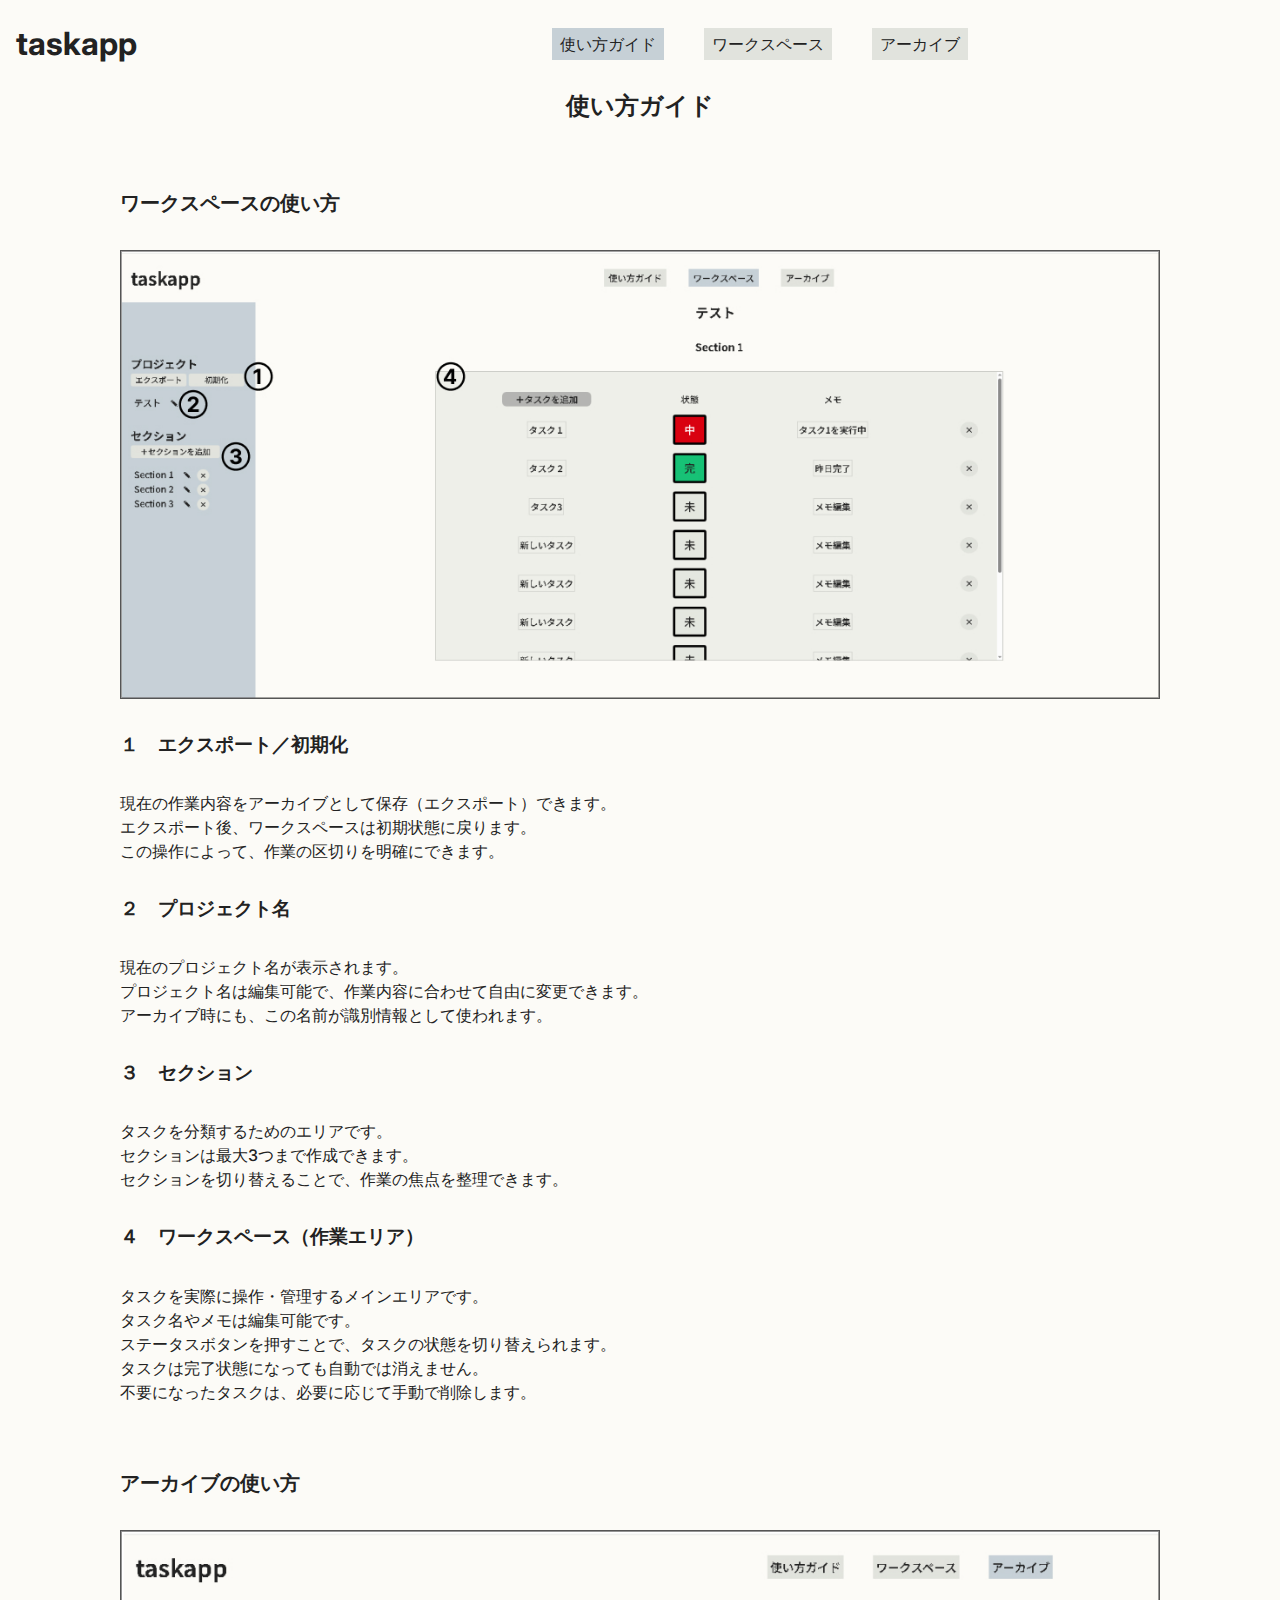
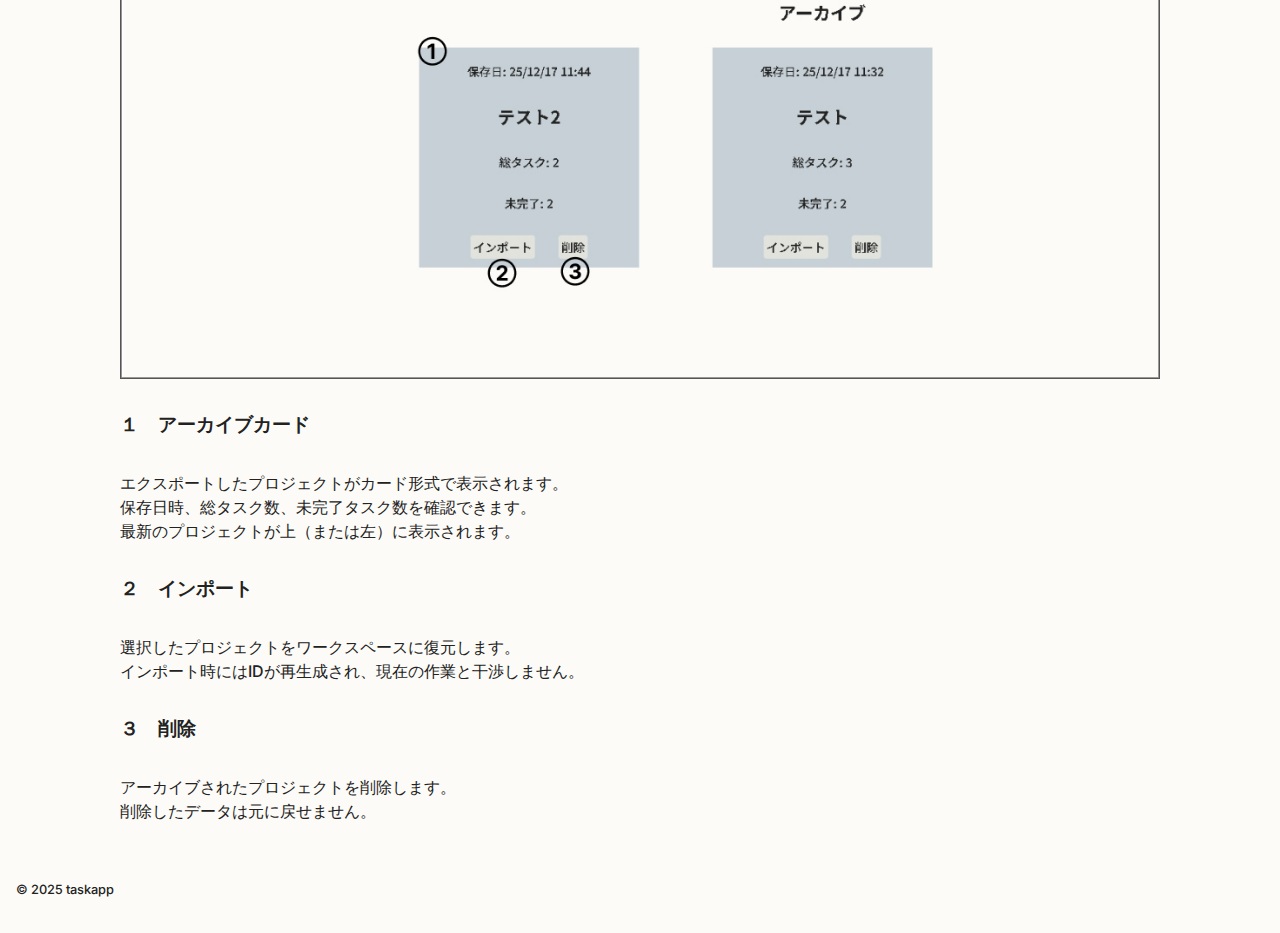
<file: index.html>
<!DOCTYPE html>
<html lang="ja" dir="ltr">
<head>
    <meta charset="UTF-8">
    <meta name="description" content="">
    <meta name="viewport" content="width=device-width, initial-scale=1.0">
    <!--googlefonts-->
    <link rel="preconnect" href="https://fonts.googleapis.com">
    <link rel="preconnect" href="https://fonts.gstatic.com" crossorigin>
    <link href="https://fonts.googleapis.com/css2?family=Inter:wght@400;500;600&family=Zen+Kaku+Gothic+New:wght@400;500&display=swap" rel="stylesheet">
    <link rel="stylesheet" href="assets/css/reset.css">
    <link rel="stylesheet" href="assets/css/common.css">
    <link rel="stylesheet" href="assets/css/guid.css">
    
    <title>使い方ガイド - taskapp</title>
</head>
<body id="guid" data-design="body">
 <!--header-->
   <header data-frame="header" data-flex="header"  data-margin="header-margin-block">
    <div class="header-logo-wrapper" data-flexChild="left" data-padding="header-l">
        <h1 class="header-logo">taskapp</h1>
    </div>
            <nav class="global-nav" data-flexChild="right">
                <ul class="global-ul" data-flex="header-ul" data-gap="gl-nav-gap">
                    <li class="is-current" data-frame="li-btn"><a href="index.html">使い方ガイド</a></li>
                    <li data-frame="li-btn"><a href="workspace/index.html">ワークスペース</a></li>
                    <li data-frame="li-btn"><a href="archive/index.html">アーカイブ</a></li>
                    
                </ul>
            </nav>
        </header>
        <div class="body-guid-wrapper">
            <main class="guid-main" data-flex="main" data-frame="main" data-padding="main-inline" data-gap="main">
                <h2>使い方ガイド</h2>
                <section class="section-ws-guid" data-flex="section-guid" data-gap="section-guid">
                    <h2 data-design="section-guid-h2">ワークスペースの使い方</h2>
                    <p class="section-img" data-frame="section-img"><img src="assets/images/section-ws-guid-img.jpg" alt="ワークスペースページの画像" width="1193" height="514"></p>
                    <div class="section-text-area" data-frame="section-ws-textarea" data-flex="section-textarea-guid" data-gap="section-textarea-guid">
                        <h3>１　エクスポート／初期化</h3>
                        <p>現在の作業内容をアーカイブとして保存（エクスポート）できます。<br>エクスポート後、ワークスペースは初期状態に戻ります。<br>この操作によって、作業の区切りを明確にできます。<br></p>
                        <h3>２　プロジェクト名</h3>
                        <p>現在のプロジェクト名が表示されます。<br>プロジェクト名は編集可能で、作業内容に合わせて自由に変更できます。<br>アーカイブ時にも、この名前が識別情報として使われます。</p>
                        <h3>３　セクション</h3>
                        <p>タスクを分類するためのエリアです。<br>セクションは最大3つまで作成できます。<br>セクションを切り替えることで、作業の焦点を整理できます。</p>
                        <h3>４　ワークスペース（作業エリア）</h3>
                        <p>タスクを実際に操作・管理するメインエリアです。<br>タスク名やメモは編集可能です。
                            <br>ステータスボタンを押すことで、タスクの状態を切り替えられます。<br>タスクは完了状態になっても自動では消えません。<br>不要になったタスクは、必要に応じて手動で削除します。</p>

                        
                    </div>
                </section>
                <section class="section-achive-guid" data-flex="section-guid" data-gap="section-guid" data-margin="section-last-margin-btm">
                    <h2 data-design="section-guid-h2">アーカイブの使い方</h2>
                    <p class="section-img" data-frame="section-img"><img src="assets/images/section-achive-guid-img.jpg" alt="アーカイブページの画像" width="1193" height="514"></p>
                    <div class="section-text-area" data-frame="section-achive-textarea" data-flex="section-textarea-guid" data-gap="section-textarea-guid">
                        <h3>１　アーカイブカード</h3>
                        <p>エクスポートしたプロジェクトがカード形式で表示されます。<br>保存日時、総タスク数、未完了タスク数を確認できます。<br>最新のプロジェクトが上（または左）に表示されます。</p>
                        <h3>２　インポート</h3>
                        <p>選択したプロジェクトをワークスペースに復元します。<br>インポート時にはIDが再生成され、現在の作業と干渉しません。</p>
                        <h3>３　削除</h3>
                        <p>アーカイブされたプロジェクトを削除します。<br>削除したデータは元に戻せません。</p>
                    </div>
                </section>
            </main>
        </div>
        
<!--footer-->
<div class="bottom-wrapper" data-frame="bottom-wrapper" data-flex="bottom-wrapper">
    <footer data-frame="footer" data-flexChild="left" data-padding="footer-l">
        <p class="copyright"><small>&copy; 2025 taskapp</small></p>
    </footer>
    
</div>
    
   
   
</body>
</html>
</file>
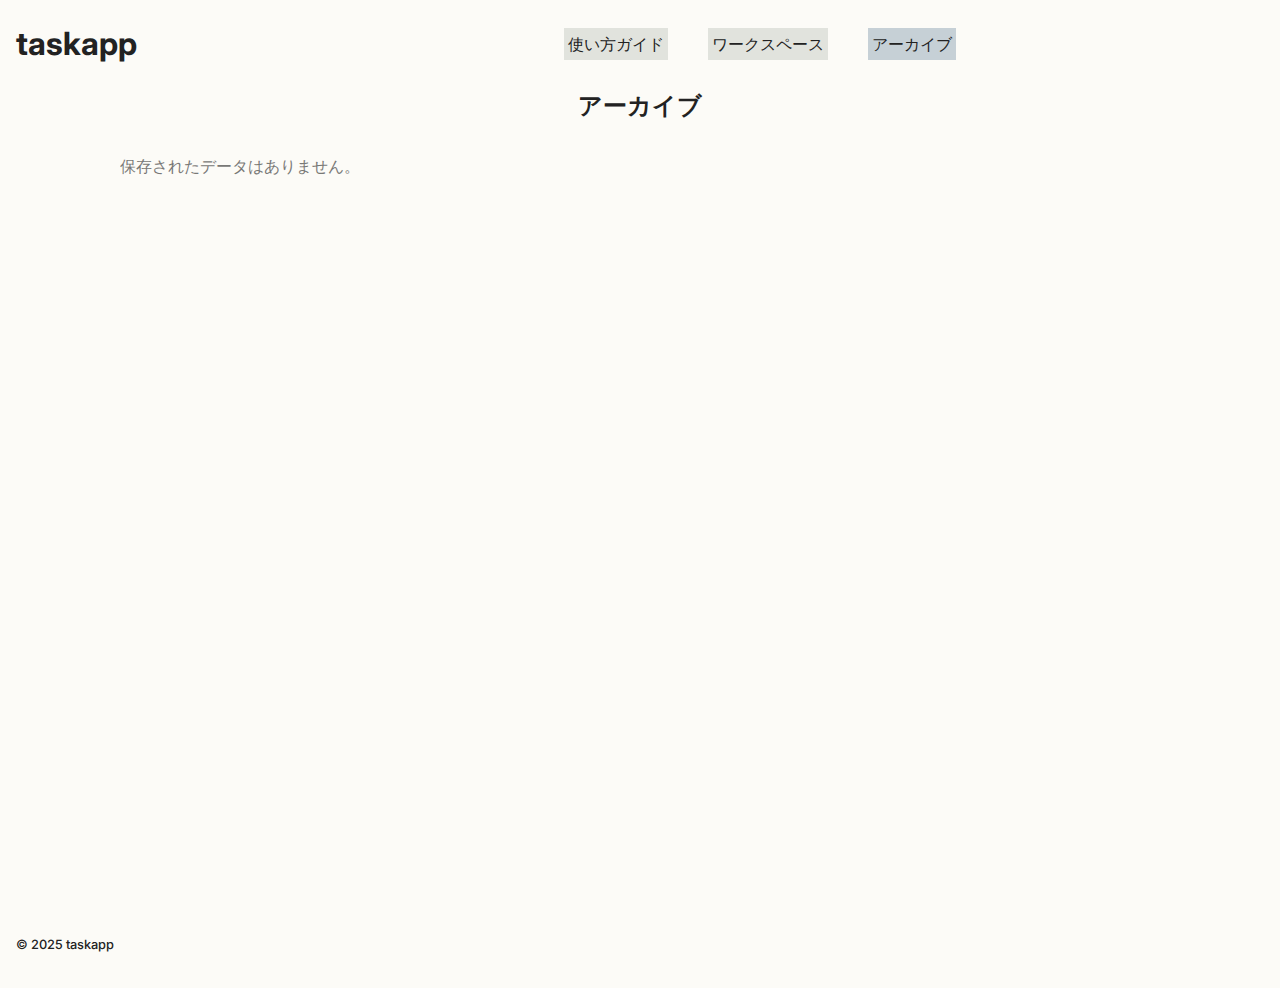
<file: archive/index.html>
<!DOCTYPE html>
<html lang="ja" dir="ltr">
<head>
    <meta charset="UTF-8">
    <meta name="description" content="">
    <meta name="viewport" content="width=device-width, initial-scale=1.0">
    <!--googlefonts-->
    <link rel="preconnect" href="https://fonts.googleapis.com">
    <link rel="preconnect" href="https://fonts.gstatic.com" crossorigin>
    <link href="https://fonts.googleapis.com/css2?family=Inter:wght@400;500;600&family=Zen+Kaku+Gothic+New:wght@400;500&display=swap" rel="stylesheet">
    <link rel="stylesheet" href="../assets/css/reset.css">
    <link rel="stylesheet" href="../assets/css/common.css">
    <link rel="stylesheet" href="../assets/css/archive.css">
    
    <title>アーカイブ - taskapp</title>
</head>
<body id="archive" data-design="body">
 <!--header-->
    <header data-frame="header" data-flex="header"  data-margin="header-margin-block">
        <div class="header-logo-wrapper" data-flexChild="left" data-padding="header-l">
            <h1 class="header-logo">taskapp</h1>
        </div>
        <nav class="global-nav" data-flexChild="right">
            <ul class="global-ul" data-flex="header-ul" data-gap="gl-nav-gap">
                <li data-frame="li-btn"><a href="../index.html">使い方ガイド</a></li>
                <li data-frame="li-btn"><a href="../workspace/index.html">ワークスペース</a></li>
                <li class="is-current" data-frame="li-btn"><a href="index.html">アーカイブ</a></li>
                
            </ul>
        </nav>
    </header>
        <div class="body-archive-wrapper">
        <main class="archive-main" data-flex="main" data-frame="main">
            
            <section class="archive-section" data-frame="archive-section" data-flex="archive-section">
                <h2 data-space="main-spacing">アーカイブ</h2>
                <div class="archive-list" data-frame="archive-list" data-grid="archive-list">
                    <!--jsで生成-->
                </div>

            </section>
            
        </main>
        </div>
<!--footer-->
<div class="bottom-wrapper" data-frame="bottom-wrapper" data-flex="bottom-wrapper">
    <footer data-frame="footer" data-flexChild="left" data-padding="footer-l">
        <p class="copyright"><small>&copy; 2025 taskapp</small></p>
    </footer>
    
</div>

<script src="../assets/js/core/storage.js"></script>
<script src="../assets/js/page/archive.js"></script>
   
</body>
</html>
</file>
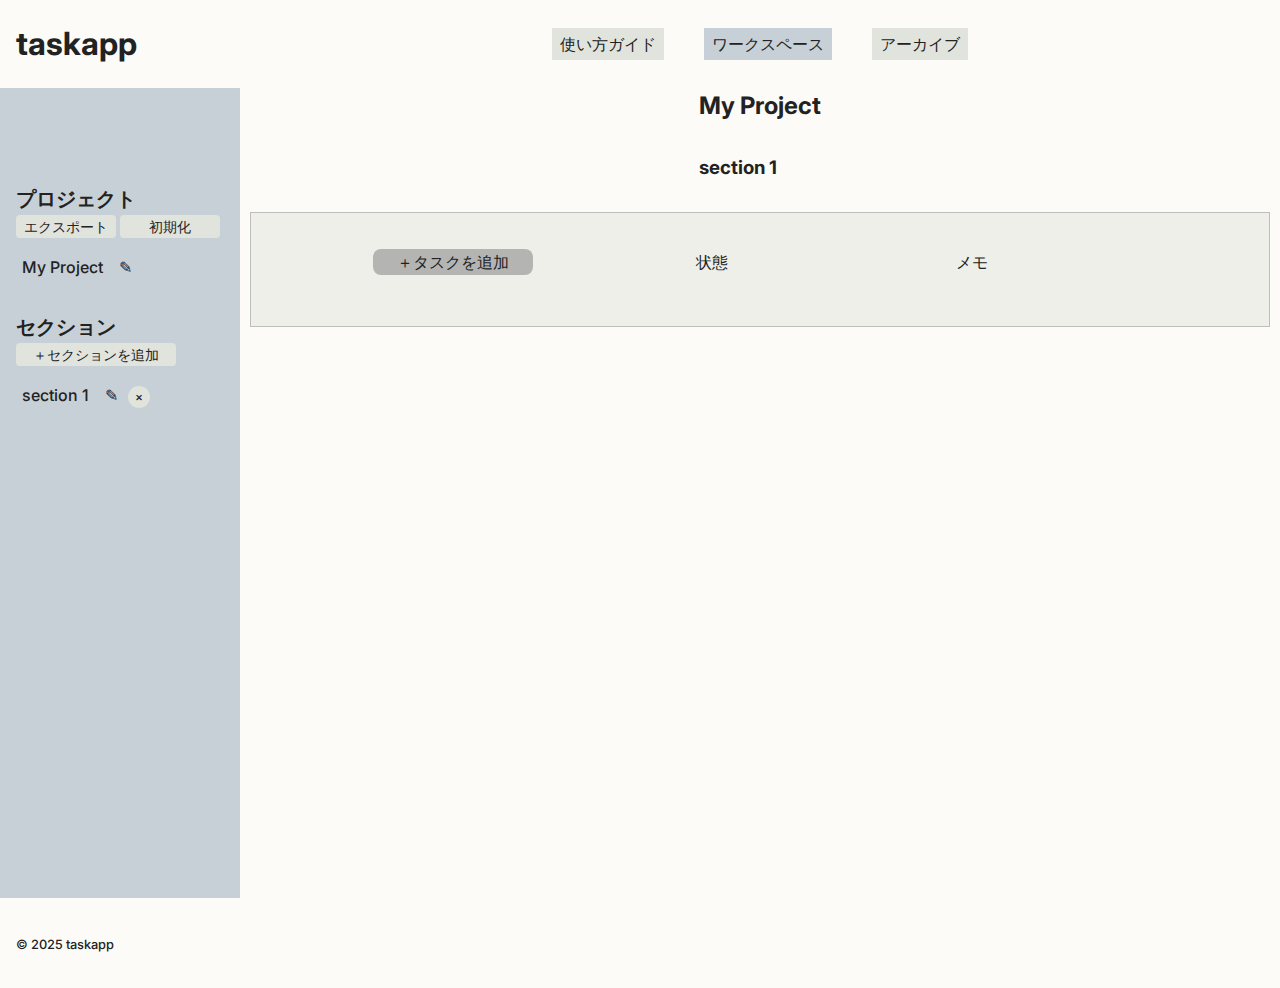
<file: workspace/index.html>
<!DOCTYPE html>
<html lang="ja" dir="ltr">
<head>
    <meta charset="UTF-8">
    <meta name="description" content="">
    <meta name="viewport" content="width=device-width, initial-scale=1.0">
    <!--googlefonts-->
    <link rel="preconnect" href="https://fonts.googleapis.com">
    <link rel="preconnect" href="https://fonts.gstatic.com" crossorigin>
    <link href="https://fonts.googleapis.com/css2?family=Inter:wght@400;500;600&family=Zen+Kaku+Gothic+New:wght@400;500&display=swap" rel="stylesheet">
    <link rel="stylesheet" href="../assets/css/reset.css">
    <link rel="stylesheet" href="../assets/css/common.css">
    <link rel="stylesheet" href="../assets/css/workspace.css">
    <title>ワークスペース - taskapp</title>
</head>
<body id="workspace" data-design="body">
 <!--header-->
    <header data-frame="header" data-flex="header"  data-margin="header-margin-block">
    <div class="header-logo-wrapper" data-flexChild="left" data-padding="header-l">
        <h1 class="header-logo">taskapp</h1>
    </div>
            <nav class="global-nav" data-flexChild="right">
                <ul class="global-ul" data-flex="header-ul" data-gap="gl-nav-gap">
                    <li data-frame="li-btn"><a href="../index.html">使い方ガイド</a></li>
                    <li class="is-current" data-frame="li-btn"><a href="index.html">ワークスペース</a></li>
                    <li data-frame="li-btn"><a href="../archive/index.html">アーカイブ</a></li>
                    
                </ul>
            </nav>
        </header>
<!--mainbody-->
<div class="body-workspace-wrapper" data-flex="body-workspace-wrapper">
<!--sadenav-->
    <!--spnavtoggle-->
     <button class="btn--nav-toggle" data-frame="nav-toggle" data-status="close" data-fixed="nav-toggle" data-design="nav-toggle" data-relative="nav-toggle" data-animation="nav-toggle" aria-label="ナビゲーション開閉ボタン">
        
            <span class="bar-1" data-design="nav-toggle-icon" data-frame="nav-toggle-icon" data-absolute="icon-bar"></span>
            <span class="bar-2" data-design="nav-toggle-icon" data-frame="nav-toggle-icon" data-absolute="icon-bar"></span>
            <span class="bar-3" data-design="nav-toggle-icon" data-frame="nav-toggle-icon" data-absolute="icon-bar"></span>
        
      
    </button>
   
    
    <nav class="site-nav-wrapper" data-frame="side-nav" data-flex="site-nav-wrapper" data-flexChild="left" data-space="site-nav-wrapper" data-sp-fixed="site-nav-wrapper" data-design="side-nav">
    <div class="nav-main-area" data-flex="nav-main-area" data-gap="nav-main-area">
    <!-- プロジェクトリスト -->
        <ul class="project-list" >
            <!--jsで生成-->
            <!-- セクションリスト -->
            <ul class="section-list">
                <!--jsで生成-->
            </ul>
        </ul>
    </div>
    </nav>
<!--main right content-->
    <main class="workspace-main" data-frame="main" data-flex="main" data-flexChild="right">
    <div class="main-area" data-frame="main-area" data-flex="main-area">
        
        <!-- 選択中プロジェクトとセクションの表示 -->
        <section class="workspace-header" data-padding="workspace-header">
            <h2 class="workspace-project-title" data-space="main-spacing">
                <span class="js-project-title">プロジェクト名</span>
                <input type="text" class="js-project-input is-hidden">
            </h2>

            <div class="workspace-section-status" data-space="main-spacing">
                <div class="workspace-section-wrapper" data-space="main-spacing">
                    <h3 class="workspace-section-title">セクション名</h3>
                </div>
            
            </div>
        </section>

        <!-- タスクリスト -->
        <section class="task-section" data-frame="task-section" data-space="task-section" data-design="task-section">

            <!-- タスク追加とカラム見出し -->
            <div class="task-controls" data-grid="task-controls" data-gap="task-row" data-space="task-list-bottom">
            <button class="btn--add-task" data-frame="btn-add-task" data-design="btn-add-task">＋タスクを追加</button>
            <span class="task-col task-col--status">状態</span>
            <span class="task-col task-col--memo">メモ</span>
            <span class="space-hidden"></span>
            </div>

            
            <!-- タスクリスト -->
            <ul class="task-list">
            </ul>

            <!-- ⬇️ ここに template を置く（task-list の真後ろ） -->
            <template id="task-template">
                <li class="task-item is-editing is-hidden" data-status="todo">
                    <div class="task-row" data-grid="task-row" data-gap="task-row" data-space="task-list-bottom">
                        <div class="task-wrapper" data-frame="task-memo-wrapper">
                            <span class="task-title js-task-title">タスク名</span>

                            <label class="sr-only"></label>
                            <input type="text"  size="8" class="task-input js-task-input is-hidden">
                        </div>

                        <button class="btn--status toggle" data-frame="btn--status" data-design="btn--status" aria-label="状態切替">未</button>

                        <div class="task-memo-wrapper" data-frame="task-memo-wrapper">
                            <span class="task-memo js-task-memo"></span>

                            <input type="text" size="8" class="memo-input js-memo-input is-hidden">
                        </div>

                        <button class="btn--delete-task" data-frame="btn-delete-task" data-design="btn-delete-task" aria-label="タスク削除">×</button>
                    </div>
                </li>
            </template>

        </section>
    </div>
    </main>
</div>
<!--footer-->
<div class="bottom-wrapper" data-frame="bottom-wrapper" data-flex="bottom-wrapper">
<footer data-frame="footer" data-flexChild="left" data-padding="footer-l">
        <p class="copyright"><small>&copy; 2025 taskapp</small></p>
    </footer>

</div>
    
    <script src="../assets/js/side-nav.js"></script>
    <script src="../assets/js/core/storage.js"></script>
    <script src="../assets/js/page/workspace.js"></script>
   
</body>
</html>
</file>
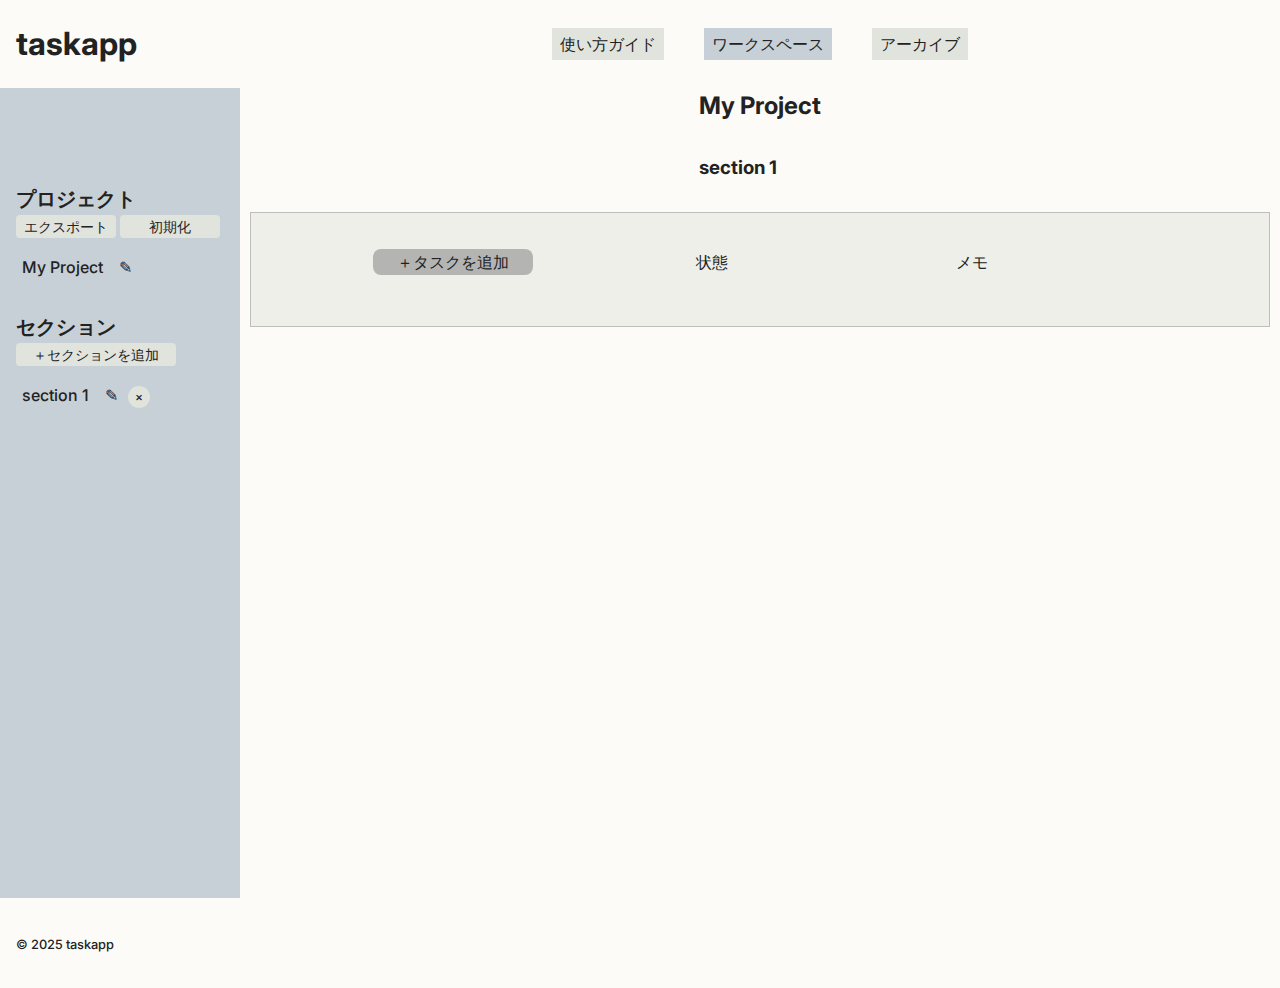
<file: html/workspace/index.html>
<!DOCTYPE html>
<html lang="ja" dir="ltr">
<head>
    <meta charset="UTF-8">
    <meta name="description" content="">
    <meta name="viewport" content="width=device-width, initial-scale=1.0">
    <!--googlefonts-->
    <link rel="preconnect" href="https://fonts.googleapis.com">
    <link rel="preconnect" href="https://fonts.gstatic.com" crossorigin>
    <link href="https://fonts.googleapis.com/css2?family=Inter:wght@400;500;600&family=Zen+Kaku+Gothic+New:wght@400;500&display=swap" rel="stylesheet">
    <link rel="stylesheet" href="../assets/css/reset.css">
    <link rel="stylesheet" href="../assets/css/common.css">
    <link rel="stylesheet" href="../assets/css/workspace.css">
    <title>ワークスペース - taskapp</title>
</head>
<body id="workspace" data-design="body">
 <!--header-->
    <header data-frame="header" data-flex="header"  data-margin="header-margin-block">
    <div class="header-logo-wrapper" data-flexChild="left" data-padding="header-l">
        <h1 class="header-logo">taskapp</h1>
    </div>
            <nav class="global-nav" data-flexChild="right">
                <ul class="global-ul" data-flex="header-ul" data-gap="gl-nav-gap">
                    <li data-frame="li-btn"><a href="../index.html">使い方ガイド</a></li>
                    <li class="is-current" data-frame="li-btn"><a href="index.html">ワークスペース</a></li>
                    <li data-frame="li-btn"><a href="../archive/index.html">アーカイブ</a></li>
                    
                </ul>
            </nav>
        </header>
<!--mainbody-->
<div class="body-workspace-wrapper" data-flex="body-workspace-wrapper">
<!--sadenav-->
    <!--spnavtoggle-->
     <button class="btn--nav-toggle" data-frame="nav-toggle" data-status="close" data-sp-fixed="nav-toggle" data-margin="nav-toggle">
        <span class="toggle-open-icon">三</span>
        <span class="toggle-close-icon is-hidden">×</span>
    </button>
   
    
    <nav class="site-nav-wrapper" data-frame="side-nav" data-flex="site-nav-wrapper" data-flexChild="left" data-space="site-nav-wrapper" data-sp-fixed="site-nav-wrapper" data-design="side-nav">
    <div class="nav-main-area" data-flex="nav-main-area" data-gap="nav-main-area">
    <!-- プロジェクトリスト -->
        <ul class="project-list">
            <!--jsで生成-->
            <!-- セクションリスト -->
            <ul class="section-list">
                <!--jsで生成-->
            </ul>
        </ul>
    </div>
    </nav>
<!--main right content-->
    <main class="workspace-main" data-frame="main" data-flex="main" data-flexChild="right">
    <div class="main-area" data-frame="main-area" data-flex="main-area">
        
        <!-- 選択中プロジェクトとセクションの表示 -->
        <section class="workspace-header">
            <h2 class="workspace-project-title" data-space="main-spacing">
                <span class="js-project-title">プロジェクト名</span>
                <input type="text" class="js-project-input is-hidden">
            </h2>

            <div class="workspace-section-status" data-space="main-spacing">
                <div class="workspace-section-wrapper" data-space="main-spacing">
                    <h3 class="workspace-section-title">セクション名</h3>
                </div>
            
            </div>
        </section>

        <!-- タスクリスト -->
        <section class="task-section" data-frame="task-section" data-space="task-section" data-design="task-section">

            <!-- タスク追加とカラム見出し -->
            <div class="task-controls" data-grid="task-controls" data-gap="task-row" data-space="task-list-bottom">
            <button class="btn--add-task" data-frame="btn-add-task" data-design="btn-add-task">＋タスクを追加</button>
            <span class="task-col task-col--status">状態</span>
            <span class="task-col task-col--memo">メモ</span>
            <span class="space-hidden"></span>
            </div>

            
            <!-- タスクリスト -->
            <ul class="task-list">
            </ul>

            <!-- ⬇️ ここに template を置く（task-list の真後ろ） -->
            <template id="task-template">
                <li class="task-item is-editing is-hidden" data-status="todo">
                    <div class="task-row" data-grid="task-row" data-gap="task-row" data-space="task-list-bottom">
                        <div class="task-wrapper" data-frame="task-memo-wrapper">
                            <span class="task-title js-task-title">タスク名</span>

                            <label class="sr-only"></label>
                            <input type="text" class="task-input js-task-input is-hidden">
                        </div>

                        <button class="btn--status toggle" data-frame="btn--status" data-design="btn--status" aria-label="状態切替">未</button>

                        <div class="task-memo-wrapper" data-frame="task-memo-wrapper">
                            <span class="task-memo js-task-memo"></span>

                            <input type="text" class="memo-input js-memo-input is-hidden">
                        </div>

                        <button class="btn--delete-task" data-frame="btn-delete-task" data-design="btn-delete-task" aria-label="タスク削除">×</button>
                    </div>
                </li>
            </template>

        </section>
    </div>
    </main>
</div>
<!--footer-->
<div class="bottom-wrapper" data-frame="bottom-wrapper" data-flex="bottom-wrapper">
<footer data-frame="footer" data-flexChild="left" data-padding="footer-l">
        <p class="copyright"><small>&copy; 2025 taskapp</small></p>
    </footer>

</div>
    
    <script src="../assets/js/side-nav.js"></script>
    <script src="../assets/js/core/storage.js"></script>
    <script src="../assets/js/page/workspace.js"></script>
   
</body>
</html>
</file>
<file: assets/css/common.css>
@charset "UTF-8";
/* =========================================
   Common CSS 
/*---------------------------------------------
    Design（視覚プロパティ）
----------------------------------------------*/

:root {

    /*----- Fonts -----*/
    /*fontfamily*/
    --font-family-base: 'Noto Sans JP', Inter, system-ui, -apple-system, BlinkMacSystemFont, 'Segoe UI', sans-serif;

    /*fontsize*/
    --font-sz-main-title: 2rem;
    --font-sz-main-subTitle: 1.25rem;

    /*fontweight*/
    --font-wt-main-title: bold;
    --font-wt-main-subTitle: 500;
    --font-wt-bodyBase: 500;
    




    /*----- Colors-------- */
    --color-bg-body: #FCFBF7;
    --color-bg-glNav: #E1E3DD;
    --color-font-bodyBase: #222;
   
   
    
    
    
   
    
    
   
    
    
   
   
  


    
  
}
body[data-design="body"] {
    font-family: var(--font-family-base);
    background: var(--color-bg-body);
    color: var(--color-font-bodyBase);
    font-weight: var(--font-wt-bodyBase);
}

[data-frame="li-btn"] {
    background-color: var(--color-bg-glNav);
}


/* --------------------------------------
    Frame（Component / Box）
------------------------------------------ */
:root {
    /* Button */
    --btn-padding-inline: 8px;
    --btn-padding-block: 4px;

    /*width&height*/
    --footer-height: clamp(60px, 10svh, 120px);
    --base-width-frame: 100%;
}

[data-frame="header"] {
    width: var(--base-width-frame);
}
[data-frame="li-btn"] {
    padding: var(--btn-padding-block) var(--btn-padding-inline);
}


[data-frame="main"] {
    width: var(--base-width-frame);
    min-height: calc(100svh - var(--footer-height));
}


[data-frame="bottom-wrapper"] {
    height: var(--footer-height);
    width: var(--base-width-frame);
}
button {
  display: inline-flex;
  align-items: center;
  justify-content: center;
  white-space: nowrap;
}



/*------------------------------------
    layout
--------------------------------------*/
:root {
    --flexchild-flexBase-left: 240px;
    --flexchild-right: 1;
    
}
/*flex共通*/
[data-flexChild="left"] {
    flex: 0 0 var(--flexchild-flexBase-left);
}
[data-flexChild="right"] {
    flex: var(--flexchild-right);
    min-width: 0;
}
/*header*/
header[data-flex="header"] {
    display: flex;
    align-items: center;
    
}
/*footer*/
.bottom-wrapper[data-flex="bottom-wrapper"] {
    display: flex;
    align-items: center;
    
}

/*header global-nav*/
.global-ul[data-flex="header-ul"] {
    display: flex;
    justify-content: center;
}
/*main*/
main[data-flex="main"] {
    display: flex;
    flex-direction: column;
    align-items: center;
    justify-content: space-between;
}
.main-area[data-flex="main-area"] {
    display: flex;
    flex-direction: column;
    align-items: center;
}


/*------------------------------------
    Space（余白）
--------------------------------------*/
:root {
    
    --space-gap-gl-nav: 2.5rem;
    --space-padding-l-header: 1rem;
    --space-padding-l-footer: 1rem;
    --space-margin-block-header: 1.25rem;
    --space-main-spacing: 30px;
}
[data-padding="header-l"] {
    padding-left: var(--space-padding-l-header);
}
[data-padding="footer-l"] {
    padding-left: var(--space-padding-l-footer);
}
[data-space="main-spacing"] {
    margin-bottom: var(--space-main-spacing);
}
[data-margin="header-margin-block"] {
    margin-block: var(--space-margin-block-header);
}

[data-gap="gl-nav-gap"] {
    gap: var(--space-gap-gl-nav);
} 
/*------------------------------------
    status
--------------------------------------*/
button:active,
.global-ul li a:active {
  box-shadow: inset 0 1px 4px rgba(0, 0, 0, 0.384);
  background: rgba(0, 0, 0, 0.158);
}
.global-ul .is-current {
  background: #c6d0d6;
}

/*---------------------------------------------
    Position（配置）
----------------------------------------------*/
[data-fixed="bottom-wrapper"] {
    position: fixed;
    bottom: 0;
    left: 0;
}
/* =========================================
        spレスポンシブ
========================================= */
@media (max-width: 810px) {

    /* -------------------------------------
        Frame（Component / Box）
    ----------------------------------------- */

    /*------------------------------------
        layout
    --------------------------------------*/
        :root {
            --flexchild-flexBase-left: 120px;
        }
        header[data-flex="header"] {
        display: flex;
        flex-direction: column;
        
    }
        [data-flexChild="left"] {
        flex: 0 0 var(--flexchild-flexBase-left);
    }

    /*-----------------------------
        Space（余白）
    --------------------------------------*/
    :root {
        --space-padding-l-header: 0;
        --space-gap-gl-nav:8px;
    }
        [data-padding="header-l"] {
        padding-left: var(--space-padding-l-header);
    }
        [data-gap="gl-nav-gap"] {
        gap: var(--space-gap-gl-nav);
    } 
    /*---------------------------------------------
        Position（配置）
    ----------------------------------------------*/

}
</file>
<file: assets/css/guid.css>
@charset "UTF-8";
/*---------------------------------------------
     Design（視覚プロパティ）
----------------------------------------------*/
:root {
    /*-----font------*/
    /*fontsize*/
    --font-sz-section-guid-title: 1.25rem;
    
}
[data-design="section-guid-h2"] {
    font-size: var(--font-sz-section-guid-title);
   
}



/*---------------------------------------------
    Frame（Component / Box）
----------------------------------------------*/
:root {
    --max-w-section-ws-textarea: 556px;
    --max-w-section-achive-textarea: 563px;
    --max-w-section-img: 1193px;
}
[data-frame="section-ws-textarea"] {
    max-width: var(--max-w-section-ws-textarea);
}
[data-frame="section-achive-textarea"] {
    max-width: var(--max-w-section-achive-textarea);
}
[data-frame="section-img"] {
    max-width: var(--max-w-section-img);
    object-fit: cover;
    border: solid 1px rgba(85, 85, 85, 6.7);
}
[data-frame="section-img"] img {
    width: 100%;
  
}

/*---------------------------------------------
    Layout（並べ方）flex / grid
----------------------------------------------*/
[data-flex="section-guid"] {
    display: flex;
    flex-direction: column;
    align-items: flex-start;
    
}
[data-flex="section-textarea-guid"] {
    display: flex;
    flex-direction: column;
    
}


/*---------------------------------------------
     Space（余白）
----------------------------------------------*/
:root {
    --space-padding-inline-main: 7.5rem;
    --space-marginBtm-section-last: 20px;
    --gap-section-guid: 2rem;
    --gap-section-textarea-guid: 2rem;
    --gap-main: 4rem;
}
[data-padding="main-inline"] {
    padding-inline: var(--space-padding-inline-main);
}
[data-margin="section-last-margin-btm"] {
    margin-bottom: var(--space-marginBtm-section-last);
}
[data-gap="section-guid"] {
    gap: var(--gap-section-guid);
}
[data-gap="section-textarea-guid"] {
    gap: var(--gap-section-textarea-guid);
}
[data-gap="main"] {
    gap: var(--gap-main);
}
/*================================================
        spレスポンシブ
========================================= */
@media (max-width: 810px) {

    /*---------------------------------------------
        Design（視覚プロパティ）
    ----------------------------------------------*/




    /*---------------------------------------------
        Frame（Component / Box）
    ----------------------------------------------*/



    /*---------------------------------------------
        Layout（並べ方）flex / grid
    ----------------------------------------------*/
    [data-flex="section-guid"] {
        align-items: center;
    }

    /*---------------------------------------------
        Space（余白）
    ----------------------------------------------*/
    :root {
        --space-padding-inline-main: 1.5rem;
        
    }

    [data-padding="main-inline"] {
        padding-inline: var(--space-padding-inline-main);
    }


}
</file>
<file: assets/css/archive.css>
@charset "UTF-8";
/*---------------------------------------------
    Design（視覚プロパティ
----------------------------------------------*/
:root {
    /*----- Fonts -----*/
    /*fontsize*/
    --font-sz-archive-project-title: 1.5rem;
    /*fontweight*/
    --font-wt-archive-project-title: bold;


    /*----- Colors-------- */
    --color-bg-archive-btn: #E1E3DD;
    --color-bg-archive-card: #C6D0D6;
}
[data-design="archive-card"] {
    background-color: var(--color-bg-archive-card);
}
[data-design="archive-btn"] {
    background-color: var(--color-bg-archive-btn);
}
.project-title[data-design="project-title-archive"] {
    font-size: var(--font-sz-archive-project-title);
    font-weight: var(--font-wt-archive-project-title);
}

/*---------------------------------------------
     Frame（Component / Box
----------------------------------------------*/
:root {
    --maxwidth-archive-list: 75rem;
    --maxwidth-archive-card: 18.75rem;
    --maxheight-archive-card: 18.75rem;
    --basewidth-frame: 100%;
    --btn-padding-inline: 0.25rem;
    --btn-padding-block: 0.25rem;
    --btn-radius-archive: 4px;
}
[data-frame="archive-section"] {
    width: var(--basewidth-frame);
}
[data-frame="archive-list"] {
    width: var(--basewidth-frame); 
    max-width: var(--maxwidth-archive-list);
}
[data-frame="archive-card"] {
    width: var(--basewidth-frame);
    max-width: var(--maxwidth-archive-card);
    max-height : var(--maxheight-archive-card);

}
[data-frame="archive-btn"] {
    border-radius: var(--btn-radius-archive);
    padding-inline: var(--btn-padding-inline);
    padding-block: var(--btn-padding-block);
}
[data-frame="archive-btn-wrapper"] {
    width: var(--basewidth-frame);
    max-width: var(--maxwidth-archive-list);
}



/*---------------------------------------------
    Layout（並べ方）
----------------------------------------------*/
[data-flex="archive-section"] {
    display: flex;
    flex-direction: column;
    align-items: center;
    
    
}

[data-grid="archive-list"] {
    display: grid;
    grid-template-columns: repeat(3, 1fr);
    place-items: center;
    

    
}
[data-flex="archive-card"] {
    display: flex;
    flex-direction: column;
    align-items: center;
}
[data-flex="archive-btn-wrapper"] {
    display: flex;
    align-items: center;
    justify-content: center;
}
/*---------------------------------------------
    Space（余白）
----------------------------------------------*/
:root {
    --gap-archive-btn-wrapper: 2rem;
    --gap-archive-card: 2rem;
    --padBlock-archive-card: 1.25rem;
    --mgBottom-archive-card: 1.5rem;
}

[data-gap="archive-card"] {
    gap: var(--gap-archive-card);
}
[data-gap="archive-btn-wrapper"] {
    gap: var(--gap-archive-btn-wrapper);
}
[data-padding="archive-card-block"] {
    padding-block: var(--padBlock-archive-card);
}
[data-margin="archive-card-bottom"] {
    margin-bottom: var(--mgBottom-archive-card);
}



/* =========================================
        spレスポンシブ
========================================= */
@media (max-width: 810px) {

    

    /*------------------------------------
        layout
    --------------------------------------*/
   [data-grid="archive-list"] {
    
    grid-template-columns: 1fr;
    place-items: center;
    
    }

    /*-----------------------------
        Space（余白）
    --------------------------------------*/
    
    /*---------------------------------------------
        Position（配置）
    ----------------------------------------------*/

}
</file>
<file: assets/css/workspace.css>
@charset "UTF-8";
/* =========================================
   Workspace CSS

/*---------------------------------------------
    Design（視覚プロパティ）
----------------------------------------------*/
:root {

    /*---- Fonts---- */
    /*fontsize*/
    --font-sz-nav-base: 1.5rem;
    --font-sz-nav-listHead: 20px;
    
    
    --font-sz-main-task-controls: 1rem;
    --font-sz-main-task-toggle: 20px;
    --font-sz-btn: 14px;
    --font-sz-delete-btn: 12px;
    

    /*fontweight*/
    --font-wt-sideNav-listHead: bold;
   
 
    /* Colors */
    --color-bg-taskSec: #c9d2c849;
    --color-bg-sideNav: #C6D0D6;
    --color-bg-nav-toggle: #000000fd;
    

    --color-btn-component-bg: #E1E3DD;
    --color-btn-addTask-bg: #989998ad;
  
    /*nav-toggle icon*/
    --borderLine-color-nav-toggle-icon: #fff;
    
  
}

[data-design="task-section"] {
    background-color: var(--color-bg-taskSec);
}
[data-design="side-nav"] {
    background-color: var(--color-bg-sideNav);
}
.section-list-head[data-design="nav-listHead"],
.project-list-head[data-design="nav-listHead"] {
    font-weight: var(--font-wt-sideNav-listHead);
    font-size: var(--font-sz-nav-listHead);
}
/*btn*/
.btn--add-section[data-design="btn-add-section"] {
    background-color: var(--color-btn-component-bg);
    font-size: var(--font-sz-btn);
}
[data-design="btn-export-reset"] {
    background-color: var(--color-btn-component-bg);
    font-size: var(--font-sz-btn);
}
.btn--add-task[data-design="btn-add-task"] {
    background-color: var(--color-btn-addTask-bg);
    
}
.btn--delete-task[data-design="btn-delete-task"] {
    background-color: var(--color-btn-component-bg);
    font-size: var(--font-sz-btn);
}
[data-design="btn-delete-project-section"] {
    background-color: var(--color-btn-component-bg);
    font-size: var(--font-sz-delete-btn);
}
.toggle[data-design="btn--status"] {
    font-size: var(--font-sz-main-task-toggle);
    
}
[data-design="nav-toggle"] {
    background-color: var(--color-bg-nav-toggle);
    
}
[data-design="nav-toggle-icon"] {
    background-color: var(--borderLine-color-nav-toggle-icon);
}
/* =========================================
    Frame（Component / Box）
========================================= */
:root {
    /*btn*/
    
    --radius-btn: 4px;
    --radius-btn-addTask: 8px;
    --radius-task-section: 8px;
    --radius-btn-delete: 50%;
    --padding-btn: 4px;
    --padding-toggle-block: 8px;
    --padding-toggle-inline: 16px;
    --padding-btn-nav-toggle: 16px;
}








[data-frame="main-area"] {
    width: 100%;
    max-width: 1020px;
    
}
[data-frame="task-section"] {
    width: 100%;
    max-width: 1020px;
    max-height: 520px;
    overflow-y: auto;
    overflow-x: hidden;
    scrollbar-width: thin;
    border: 1px solid rgba(0, 0, 0, 0.2);
    
}
.task-section::-webkit-scrollbar {
    width: 8px;
}

[data-frame="task-memo-wrapper"] {
    border: 1px solid #00000021;
    padding: 2px;
}

/*btn*/
[data-frame="btn"] {
    padding: var(--padding-btn);
    border-radius: var(--radius-btn);
}
.btn--add-section[data-frame="btn-add-section"] {
    max-width: 160px;
    width: 100%;
    border-radius: var(--radius-btn);
}
[data-frame="btn-export-reset"] {
    max-width: 100px;
    width: 100%;
    border-radius: var(--radius-btn);

}
.btn--add-task[data-frame="btn-add-task"] {
    max-width: 160px;
    width: 100%;
    border-radius: var(--radius-btn-addTask);
}
.btn--delete-task[data-frame="btn-delete-task"] {
    border-radius: var(--radius-btn-delete);
    width: 32px;
    padding: 4px;
}
[data-frame="btn-delete-project-section"] {
    border-radius: var(--radius-btn-delete);
    margin-right: 4px;
    padding: 2px;
    width: 22px;
}
.toggle[data-frame="btn--status"] {
    border: 4px solid #000;
    padding: var(--padding-toggle-block) var(--padding-toggle-inline);
    border-radius: var(--radius-btn);
    
    
}
.btn--nav-toggle[data-frame="nav-toggle"] {
        display: block;
        z-index: 1000;
        padding: var(--padding-btn-nav-toggle);
        cursor: pointer;
 }

[data-frame="nav-toggle-icon"] {
    display: block;
    }
.btn--project-title,
.btn--section-title {
    white-space: normal;
}

/* =========================================
   04: Layout（flex・grid）
========================================= */

/*body*/
.body-workspace-wrapper[data-flex="body-workspace-wrapper"] {
    display: flex;
}

/*side nav*/
.site-nav-wrapper[data-flex="site-nav-wrapper"] {
    display: flex;
    flex-direction: column;
    

}
.nav-main-area[data-flex="nav-main-area"] {
    display: flex;
    flex-direction: column;
    
}

/*main*/


.task-controls[data-grid="task-controls"] {
    display: grid;
    grid-template-columns: minmax(100px, 2fr) 64px minmax(100px, 2fr) 40px; 
    align-items: center;
    place-items: center;
}


.task-row[data-grid="task-row"] {
    display: grid;
    grid-template-columns: minmax(100px, 2fr) 64px minmax(100px, 2fr) 40px;
    align-items: center;
    place-items: center;
    
    
}

.task-col--status {
    text-align: center;
}


/* =========================================
   05: Space Utilities（余白ユーティリティ）
   ├ Margin
   └ Padding / Gap
========================================= */
:root {
    --space-nav-lr: 1rem;
    --space-nav-sp-lr: 2.5rem;
    --space-nav-sec-l: 1.75rem;
    --space-nav-padding-block: 6rem;
    --space-nav-project-controls-bottom: 1rem;
    --space-nav-section-list__add-bottom: 1rem;
    --space-nav-project-header-bottom: 2rem;
    --space-nav-btn--export-sp-bottom: 0;
    --space-main-task-section: 36px 30px;
    --space-main-task-list-bottom: 15px;
    

    --gap-nav-main-area: 1.75rem;
    --gap-main-task-row: 56px;
    
}
/*nav*/
.site-nav-wrapper[data-space="site-nav-wrapper"] {
   padding: var(--space-nav-padding-block) var(--space-nav-lr);
}
.btn--section-title[data-space="nav-sec-l"] {
    padding-left: var(--space-nav-sec-l);
}
.nav-main-area[data-gap="nav-main-area"] {
    gap: var(--gap-nav-main-area);
}
.project-controls[data-space="project-controls-bottom"] {
    margin-bottom: var(--space-nav-project-controls-bottom);
}
.section-list__add[data-space="section-list__add-bottom"] {
    margin-bottom: var(--space-nav-section-list__add-bottom);
}
.project-header[data-space="project-header-bottom"] {
    margin-bottom: var(--space-nav-project-header-bottom);
}
.btn--export[data-spMarginBottom="btn--export"] {
        margin-bottom: var(--space-nav-btn--export-sp-bottom);
}

/*main*/

.task-section[data-space="task-section"] {
    padding: var(--space-main-task-section);
}
.task-controls[data-space="task-list-bottom"],
.task-row[data-space="task-list-bottom"] {
    margin-bottom: var(--space-main-task-list-bottom);
}
.task-row[data-gap="task-row"] {
    gap: var(--gap-main-task-row);
}
.task-controls[data-gap="task-row"] {
    gap: var(--gap-main-task-row);
}

/* =========================================
   06: Position Utilities（配置ユーティリティ）
========================================= */
.btn--nav-toggle[data-fixed="nav-toggle"] {
    position: fixed;
    top: 1rem;
    left: 1rem;
    
}
[data-relative="nav-toggle"] {
    position: relative;
}

.bar-1[data-absolute="icon-bar"] {
    position: absolute;
    left: 0;
    right: 0;
    top: 11px;
    height: 2px;
    
}
.bar-2[data-absolute="icon-bar"] {
    position: absolute;
    left: 0;
    right: 0;
    top: 16px;
    height: 2px;
}
.bar-3[data-absolute="icon-bar"] {
    position: absolute;
    left: 0;
    right: 0;
    top: 21px;
    height: 2px;
}
   



/* =========================================
   07: State Utilities（JS連動）
   ├ Active / Hidden / Editing
   └ data-* や JSで付与される状態
========================================= */

/*taskbtn*/
.task-item[data-status="todo"] .btn--status {
  background: var(--color-bg-taskSec);
}
.task-item[data-status="doing"] .btn--status {
  background:#D90F0F;
  color:#fff;
}
.task-item[data-status="done"] .btn--status {
  background:#06c26f;
  
  
}


/*input*/
.is-hidden {
    display: none;
}

/*nav-toggle*/
.btn--nav-toggle[data-status="open"] .bar-1 {
    transform: rotate(45deg); 
    top: 16px;  
}
.btn--nav-toggle[data-status="open"] .bar-2 {
    opacity: 0;
}
.btn--nav-toggle[data-status="open"] .bar-3 {
    transform: rotate(-45deg);   
    top: 16px;
}
/*--------------------------------------------
    animation
---------------------------------------------*/
[data-animation="nav-toggle"] {
     transition: transform 1s ease, opacity 2s ease;
     will-change: transform;
     transform-origin: center;
}


/* =========================================
        spレスポンシブ
========================================= */
@media (max-width: 810px) {
    /*--------------------------------------------
        design
    ---------------------------------------------*/
    :root {
        --font-sz-add-task-btn: 14px;
    }
    .btn--add-task[data-design="btn-add-task"] {
        font-size: var(--font-sz-add-task-btn);
    }
   

    /* =========================================
       Frame（Component / Box）
    ========================================= */
    [data-frame="main-area"] {
        max-width: none;
    
    }
    [data-frame="task-section"] {
        background-color: var(--color-bg-taskSec);
        max-width: none;
        max-height: 370px;
        
    }
    .site-nav-wrapper[data-frame="side-nav"] {
        transform: translateX(-100%);
         transition: transform .3s ease;
         height: 100svh;        
         overflow: hidden;  
   
    }
    
      
   
   
  
    


    
  
    /*---------------------------------------------
        Position（配置）
    ----------------------------------------------*/
    .site-nav-wrapper[data-sp-fixed="site-nav-wrapper"] {
        position: fixed;
        inset: 0;
    }
     /*---------------------------------------------
        State（状態
    ----------------------------------------------*/
    .site-nav-wrapper[data-frame="side-nav"].is-open {
     transform: translateX(0);
    }
    body.is-nav-open {
        overflow: hidden;
    }

    /*---------------------------------------------
        Space（余白）
    ----------------------------------------------*/
    :root {
        
        --space-padding-l-toggle: 1rem;
        --space-nav-btn--export-sp-bottom: 10px;
    }
   
    .btn--export[data-spMarginBottom="btn--export"] {
        margin-bottom: var(--space-nav-btn--export-sp-bottom);
    }
  

}
@media (max-width: 565px) {
    :root {
     --padding-toggle-block: 6px;
    --padding-toggle-inline: 10px;
    }

    .toggle[data-frame="task-toggle"] {
    border: 4px solid #000;
    padding: var(--padding-toggle-block) var(--padding-toggle-inline);
    
    
}
    /* =========================================
     Layout（flex・grid）
    ========================================= */
 
    /* =========================================
        Space Utilities（余白ユーティリティ）
    ========================================= */
    :root {
        
        --gap-main-task-row: 8px;
        --space-main-task-section: 16px 15px;
        --space-main-header: 15px;
    }
    [data-padding="workspace-header"] {
        padding-inline: var(--space-main-header);
    }
        .task-section[data-space="task-section"] {
        padding: var(--space-main-task-section);
    }
        .task-row[data-gap="task-row"] {
        gap: var(--gap-main-task-row);
    }
    .task-controls[data-gap="task-row"] {
         gap: var(--gap-main-task-row);
    }



}
@media (min-width: 810px) {
    .btn--nav-toggle[data-frame="nav-toggle"] {
        display: none;
    }
}
</file>
<file: html/assets/css/common.css>
@charset "UTF-8";
/* =========================================
   Common CSS 
/*---------------------------------------------
    Design（視覚プロパティ）
----------------------------------------------*/

:root {

    /*----- Fonts -----*/
    /*fontfamily*/
    --font-family-base: 'Noto Sans JP', Inter, system-ui, -apple-system, BlinkMacSystemFont, 'Segoe UI', sans-serif;

    /*fontsize*/
    --font-sz-main-title: 2rem;
    --font-sz-main-subTitle: 1.25rem;

    /*fontweight*/
    --font-wt-main-title: bold;
    --font-wt-main-subTitle: 500;
    --font-wt-bodyBase: 500;
    




    /*----- Colors-------- */
    --color-bg-body: #FCFBF7;
    --color-bg-glNav: #E1E3DD;
    --color-font-bodyBase: #222;
   
   
    
    
    
   
    
    
   
    
    
   
   
  


    
  
}
body[data-design="body"] {
    font-family: var(--font-family-base);
    background: var(--color-bg-body);
    color: var(--color-font-bodyBase);
    font-weight: var(--font-wt-bodyBase);
}

[data-frame="li-btn"] {
    background-color: var(--color-bg-glNav);
}


/* --------------------------------------
    Frame（Component / Box）
------------------------------------------ */
:root {
    /* Button */
    --btn-padding-inline: 8px;
    --btn-padding-block: 4px;

    /*width&height*/
    --minheight-main: 90vh;
    --base-width-frame: 100%;
}

[data-frame="header"] {
    width: var(--base-width-frame);
}
[data-frame="li-btn"] {
    padding: var(--btn-padding-block) var(--btn-padding-inline);
}


[data-frame="main"] {
    width: var(--base-width-frame);
    min-height: var(--minheight-main);
}


[data-frame="bottom-wrapper"] {
    height: clamp(60px, 10vh, 120px);
    width: var(--base-width-frame);
}



/*------------------------------------
    layout
--------------------------------------*/
:root {
    --flexchild-flexBase-left: 240px;
    --flexchild-right: 1;
    
}
/*flex共通*/
[data-flexChild="left"] {
    flex: 0 0 var(--flexchild-flexBase-left);
}
[data-flexChild="right"] {
    flex: var(--flexchild-right);
    min-width: 0;
}
/*header*/
header[data-flex="header"] {
    display: flex;
    align-items: center;
    
}
/*footer*/
.bottom-wrapper[data-flex="bottom-wrapper"] {
    display: flex;
    align-items: center;
    
}

/*header global-nav*/
.global-ul[data-flex="header-ul"] {
    display: flex;
    justify-content: center;
}
/*main*/
main[data-flex="main"] {
    display: flex;
    flex-direction: column;
    align-items: center;
    justify-content: space-between;
}
.main-area[data-flex="main-area"] {
    display: flex;
    flex-direction: column;
    align-items: center;
}


/*------------------------------------
    Space（余白）
--------------------------------------*/
:root {
    
    --space-gap-gl-nav: 2.5rem;
    --space-padding-l-header: 1rem;
    --space-padding-l-footer: 1rem;
    --space-margin-block-header: 1.25rem;
    --space-main-spacing: 30px;
}
[data-padding="header-l"] {
    padding-left: var(--space-padding-l-header);
}
[data-padding="footer-l"] {
    padding-left: var(--space-padding-l-footer);
}
[data-space="main-spacing"] {
    margin-bottom: var(--space-main-spacing);
}
[data-margin="header-margin-block"] {
    margin-block: var(--space-margin-block-header);
}

[data-gap="gl-nav-gap"] {
    gap: var(--space-gap-gl-nav);
} 
/*------------------------------------
    status
--------------------------------------*/
button:active,
.global-ul li a:active {
  box-shadow: inset 0 1px 4px rgba(0, 0, 0, 0.384);
  background: rgba(0, 0, 0, 0.158);
}
.global-ul .is-current {
  background: #c6d0d6;
}

/*---------------------------------------------
    Position（配置）
----------------------------------------------*/
[data-fixed="bottom-wrapper"] {
    position: fixed;
    bottom: 0;
    left: 0;
}
/* =========================================
        spレスポンシブ
========================================= */
@media (max-width: 810px) {

    /* -------------------------------------
        Frame（Component / Box）
    ----------------------------------------- */

    /*------------------------------------
        layout
    --------------------------------------*/
        :root {
            --flexchild-flexBase-left: 120px;
        }
        header[data-flex="header"] {
        display: flex;
        flex-direction: column;
        
    }
        [data-flexChild="left"] {
        flex: 0 0 var(--flexchild-flexBase-left);
    }

    /*-----------------------------
        Space（余白）
    --------------------------------------*/
    :root {
        --space-padding-l-header: 0;
        --space-gap-gl-nav:8px;
    }
        [data-padding="header-l"] {
        padding-left: var(--space-padding-l-header);
    }
        [data-gap="gl-nav-gap"] {
        gap: var(--space-gap-gl-nav);
    } 
    /*---------------------------------------------
        Position（配置）
    ----------------------------------------------*/

}
</file>
<file: html/assets/css/workspace.css>
@charset "UTF-8";
/* =========================================
   Workspace CSS

/*---------------------------------------------
    Design（視覚プロパティ）
----------------------------------------------*/
:root {

    /*---- Fonts---- */
    /*fontsize*/
    --font-sz-nav-base: 1.5rem;
    --font-sz-nav-listHead: 20px;
    
    
    --font-sz-main-task-controls: 1rem;
    --font-sz-main-task-toggle: 20px;
    --font-sz-btn: 14px;
    --font-sz-delete-btn: 12px;
    

    /*fontweight*/
    --font-wt-sideNav-listHead: bold;
   
 
    /* Colors */
    --color-bg-taskSec: #c9d2c849;
    --color-bg-sideNav: #C6D0D6;


    --color-btn-component-bg: #E1E3DD;
    --color-btn-addTask-bg: #989998ad;
  

    
  
}

[data-design="task-section"] {
    background-color: var(--color-bg-taskSec);
}
[data-design="side-nav"] {
    background-color: var(--color-bg-sideNav);
}
.section-list-head[data-design="nav-listHead"],
.project-list-head[data-design="nav-listHead"] {
    font-weight: var(--font-wt-sideNav-listHead);
    font-size: var(--font-sz-nav-listHead);
}
/*btn*/
.btn--add-section[data-design="btn-add-section"] {
    background-color: var(--color-btn-component-bg);
    font-size: var(--font-sz-btn);
}
[data-design="btn-export-reset"] {
    background-color: var(--color-btn-component-bg);
    font-size: var(--font-sz-btn);
}
.btn--add-task[data-design="btn-add-task"] {
    background-color: var(--color-btn-addTask-bg);
    
}
.btn--delete-task[data-design="btn-delete-task"] {
    background-color: var(--color-btn-component-bg);
    font-size: var(--font-sz-btn);
}
[data-design="btn-delete-project-section"] {
    background-color: var(--color-btn-component-bg);
    font-size: var(--font-sz-delete-btn);
}
.toggle[data-design="btn--status"] {
    font-size: var(--font-sz-main-task-toggle);
    
}
/* =========================================
    Frame（Component / Box）
========================================= */
:root {
    /*btn*/
    
    --radius-btn: 4px;
    --radius-btn-addTask: 8px;
    --radius-task-section: 8px;
    --radius-btn-delete: 50%;
    --padding-btn: 4px;
    --padding-toggle-block: 8px;
    --psdding-toggle-inline: 16px;
}

/*nav*/




/*main*/

[data-frame="main-area"] {
    width: 100%;
    max-width: 1020px;
    
}
[data-frame="task-section"] {
    width: 100%;
    max-width: 1020px;
    max-height: 520px;
    overflow-y: auto;
    overflow-x: hidden;
    scrollbar-width: thin;
    border: 1px solid rgba(0, 0, 0, 0.2);
    
}
.task-section::-webkit-scrollbar {
    width: 8px;
}

[data-frame="task-memo-wrapper"] {
    border: 1px solid #00000021;
    padding: 2px;
}
/*btn*/
[data-frame="btn"] {
    padding: var(--padding-btn);
    border-radius: var(--radius-btn);
}
.btn--add-section[data-frame="btn-add-section"] {
    max-width: 160px;
    width: 100%;
    border-radius: var(--radius-btn);
}
[data-frame="btn-export-reset"] {
    max-width: 100px;
    width: 100%;
    border-radius: var(--radius-btn);

}
.btn--add-task[data-frame="btn-add-task"] {
    max-width: 160px;
    width: 100%;
    border-radius: var(--radius-btn-addTask);
}
.btn--delete-task[data-frame="btn-delete-task"] {
    border-radius: var(--radius-btn-delete);
    width: 32px;
    padding: 4px;
}
[data-frame="btn-delete-project-section"] {
    border-radius: var(--radius-btn-delete);
    margin-right: 4px;
    padding: 2px;
    width: 22px;
}
.toggle[data-frame="btn--status"] {
    border: 4px solid #000;
    padding: var(--padding-toggle-block) var(--psdding-toggle-inline);
    border-radius: var(--radius-btn);
    
    
}



/* =========================================
   04: Layout（flex・grid）
========================================= */

/*body*/
.body-workspace-wrapper[data-flex="body-workspace-wrapper"] {
    display: flex;
}

/*side nav*/
.site-nav-wrapper[data-flex="site-nav-wrapper"] {
    display: flex;
    flex-direction: column;
    

}
.nav-main-area[data-flex="nav-main-area"] {
    display: flex;
    flex-direction: column;
}

/*main*/


.task-controls[data-grid="task-controls"] {
    display: grid;
    grid-template-columns: minmax(100px, 2fr) 64px minmax(100px, 2fr) 40px; 
    align-items: center;
    place-items: center;
}


.task-row[data-grid="task-row"] {
    display: grid;
    grid-template-columns: minmax(100px, 2fr) 64px minmax(100px, 2fr) 40px;
    align-items: center;
    place-items: center;
    
    
}

.task-col--status {
    text-align: center;
}


/* =========================================
   05: Space Utilities（余白ユーティリティ）
   ├ Margin
   └ Padding / Gap
========================================= */
:root {
    --space-nav-lr: 1rem;
    --space-nav-sp-lr: 2.5rem;
    --space-nav-sec-l: 1.75rem;
    --space-nav-padding-block: 6rem;
    --space-nav-project-controls-bottom: 1rem;
    --space-nav-section-list__add-bottom: 1rem;
    --space-nav-project-header-bottom: 2rem;
    --space-nav-btn--export-sp-bottom: 0;
    --space-main-task-section: 36px 30px;
    --space-main-task-list-bottom: 15px;
    

    --gap-nav-main-area: 1.75rem;
    --gap-main-task-row: 56px;
    
}
/*nav*/
.site-nav-wrapper[data-space="site-nav-wrapper"] {
   padding: var(--space-nav-padding-block) var(--space-nav-lr);
}
.btn--section-title[data-space="nav-sec-l"] {
    padding-left: var(--space-nav-sec-l);
}
.nav-main-area[data-gap="nav-main-area"] {
    gap: var(--gap-nav-main-area);
}
.project-controls[data-space="project-controls-bottom"] {
    margin-bottom: var(--space-nav-project-controls-bottom);
}
.section-list__add[data-space="section-list__add-bottom"] {
    margin-bottom: var(--space-nav-section-list__add-bottom);
}
.project-header[data-space="project-header-bottom"] {
    margin-bottom: var(--space-nav-project-header-bottom);
}
.btn--export[data-spMarginBottom="btn--export"] {
        margin-bottom: var(--space-nav-btn--export-sp-bottom);
}

/*main*/

.task-section[data-space="task-section"] {
    padding: var(--space-main-task-section);
}
.task-controls[data-space="task-list-bottom"],
.task-row[data-space="task-list-bottom"] {
    margin-bottom: var(--space-main-task-list-bottom);
}
.task-row[data-gap="task-row"] {
    gap: var(--gap-main-task-row);
}
.task-controls[data-gap="task-row"] {
    gap: var(--gap-main-task-row);
}





/* =========================================
   07: State Utilities（JS連動）
   ├ Active / Hidden / Editing
   └ data-* や JSで付与される状態
========================================= */

/*taskbtn*/
.task-item[data-status="todo"] .btn--status {
  background: var(--color-bg-taskSec);
}
.task-item[data-status="doing"] .btn--status {
  background:#D90F0F;
  color:#fff;
}
.task-item[data-status="done"] .btn--status {
  background:#06c26f;
  
  
}


/*input*/
.is-hidden {
    display: none;
}




/* =========================================
        spレスポンシブ
========================================= */
@media (max-width: 810px) {
    /*--------------------------------------------
        design
    ---------------------------------------------*/
    :root {
        --font-sz-add-task-btn: 14px;
    }
    .btn--add-task[data-design="btn-add-task"] {
        font-size: var(--font-sz-add-task-btn);
    }
   

    /* =========================================
       Frame（Component / Box）
    ========================================= */
    [data-frame="main-area"] {
        max-width: none;
    
    }
    [data-frame="task-section"] {
        background-color: var(--color-bg-taskSec);
        max-width: none;
        max-height: 370px;
        
    }
    .site-nav-wrapper[data-frame="side-nav"] {
        transform: translateX(-100%);
         transition: transform .3s ease;
   
    }
    
      .btn--nav-toggle[data-frame="nav-toggle"] {
        display: block;
        z-index: 1000;
        width: 32px;
        cursor: pointer;
        
        background: #000000fd;
        color: #fff;
    }
    /*---------------------------------------------
        layout flex/grid
    ----------------------------------------------*/
   
    .nav-main-area[data-flex="nav-main-area"] {
    align-items: center;
    }
    


    
  
    /*---------------------------------------------
        Position（配置）
    ----------------------------------------------*/
    .site-nav-wrapper[data-sp-fixed="site-nav-wrapper"] {
        position: fixed;
        inset: 0;
    
    }
    .btn--nav-toggle[data-sp-fixed="nav-toggle"] {
        position: fixed;
        top: 0;
        left: 1rem;
    }
     /*---------------------------------------------
        State（状態
    ----------------------------------------------*/
    .site-nav-wrapper[data-frame="side-nav"].is-open {
     transform: translateX(0);
    }

    /*---------------------------------------------
        Space（余白）
    ----------------------------------------------*/
    :root {
        --margin-nav-toggle: 12px auto 4px;
        --space-padding-l-toggle: 1rem;
        --space-nav-btn--export-sp-bottom: 10px;
    }
    .btn--nav-toggle[data-margin="nav-toggle"] {
        margin: var(--margin-nav-toggle);
    }
    .btn--export[data-spMarginBottom="btn--export"] {
        margin-bottom: var(--space-nav-btn--export-sp-bottom);
    }
  

}
@media (max-width: 565px) {
    :root {
     --padding-toggle-block: 6px;
    --psdding-toggle-inline: 10px;
    }

    .toggle[data-frame="task-toggle"] {
    border: 4px solid #000;
    padding: var(--padding-toggle-block) var(--psdding-toggle-inline);
    
    
}
    /* =========================================
     Layout（flex・grid）
    ========================================= */
 
    /* =========================================
        Space Utilities（余白ユーティリティ）
    ========================================= */
    :root {
        
        --gap-main-task-row: 16x;
        --space-main-task-section: 16px 15px;
    }
        .task-section[data-space="task-section"] {
        padding: var(--space-main-task-section);
    }
        .task-row[data-gap="task-row"] {
        gap: var(--gap-main-task-row);
    }
    .task-controls[data-gap="task-row"] {
         gap: var(--gap-main-task-row);
    }



}
@media (min-width: 810px) {
    .btn--nav-toggle[data-frame="nav-toggle"] {
        display: none;
    }
}
</file>
